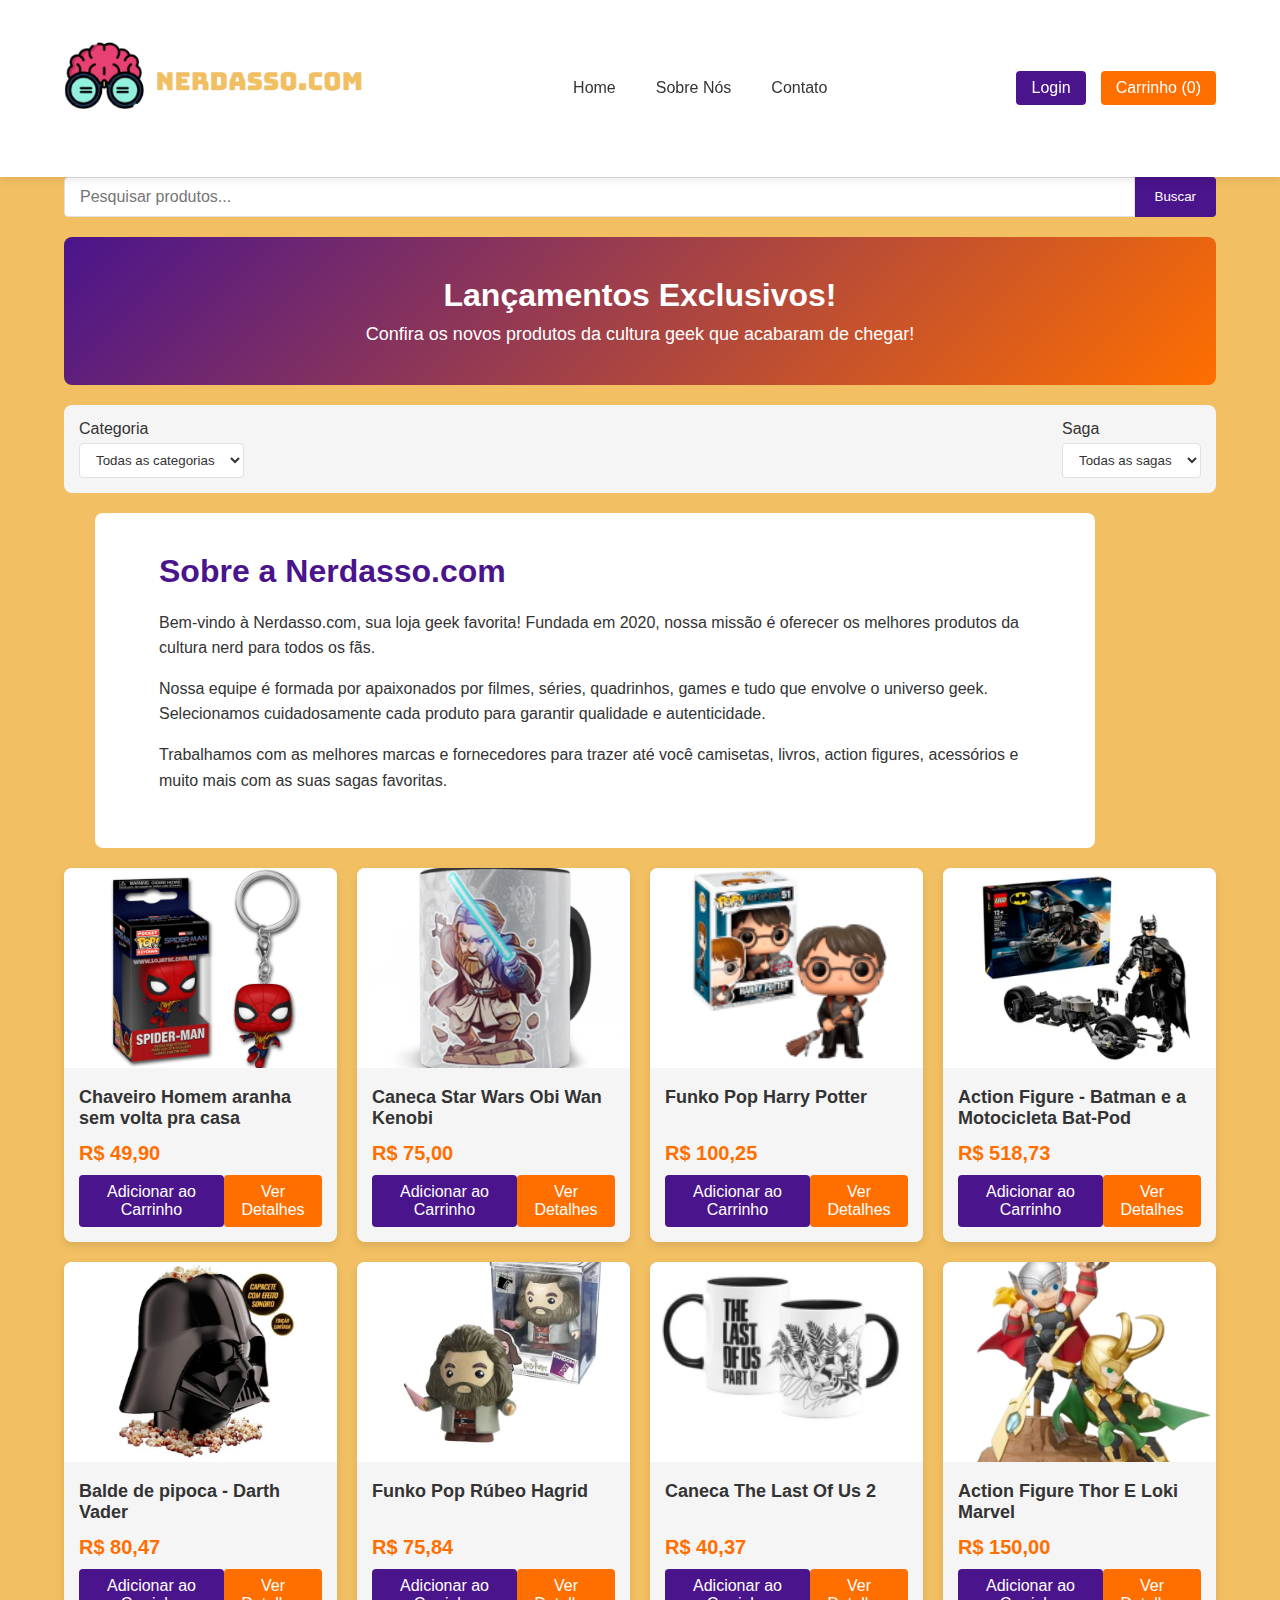
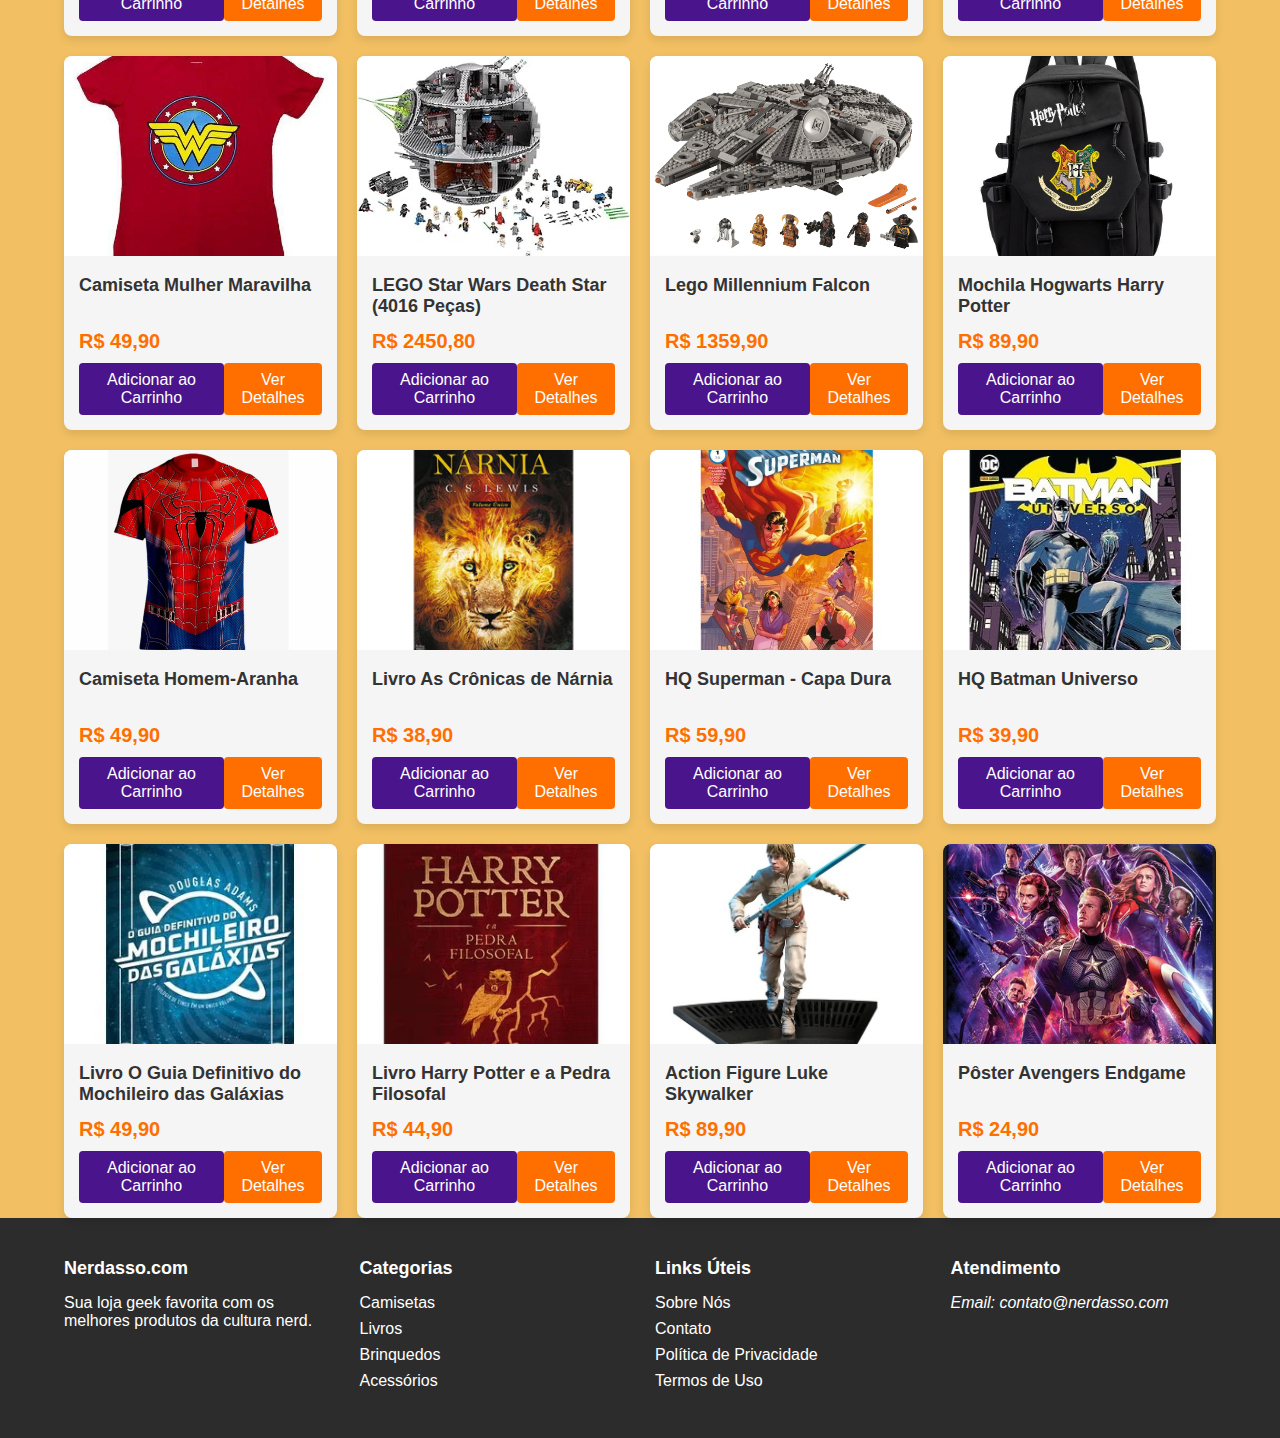
<file: pages/index.html>
<!DOCTYPE html>
<html lang="pt-BR">
<head>
    <meta charset="UTF-8" />
    <meta name="viewport" content="width=device-width, initial-scale=1.0" />
    <title>Nerdasso.com - Sua Loja Geek</title>
    <link rel="stylesheet" href="../styles/style.css" />
</head>
<body>
    <header>
        <a href="index.html" class="logo">
            <img src="../assets/img/logo-nerdasso-removebg-preview.png" width="300" alt="Logo Nerdasso.com" />
        </a>
        <nav>
            <ul>
                <li><a href="#home" class="active">Home</a></li>
                <li><a href="./sobre.html">Sobre Nós</a></li>
                <li><a href="./contato.html">Contato</a></li>
            </ul>
        </nav>
        <nav class="user-actions">
            <a href="login.html" class="btn btn-primary">Login</a>
            <a href="#carrinho" class="btn btn-secondary">Carrinho (0)</a>
        </nav>
    </header>

    <main>
        <div class="search-bar">
            <input type="text" placeholder="Pesquisar produtos..." />
            <button>Buscar</button>
        </div>

        <section class="banner">
            <h2>Lançamentos Exclusivos!</h2>
            <p>Confira os novos produtos da cultura geek que acabaram de chegar!</p>
        </section>

        <section class="filters">
            <div class="filter-group">
                <label for="categoryFilter">Categoria</label>
                <select id="categoryFilter">
                    <option value="all">Todas as categorias</option>
                    <option value="camiseta">Camisetas</option>
                    <option value="livro">Livros</option>
                    <option value="brinquedo">Brinquedos</option>
                    <option value="acessorio">Acessórios</option>
                    <option value="poster">Pôsteres</option>
                </select>
            </div>
            <div class="filter-group">
                <label for="sagaFilter">Saga</label>
                <select id="sagaFilter">
                    <option value="all">Todas as sagas</option>
                    <option value="star-wars">Star Wars</option>
                    <option value="harry-potter">Harry Potter</option>
                    <option value="marvel">Marvel</option>
                    <option value="dc">DC Comics</option>
                    <option value="anime">Anime</option>
                    <option value="outras">Outras</option>
                </select>
            </div>
        </section>
        
        <section id="sobre" class="about-section">
            <h2>Sobre a Nerdasso.com</h2>
            <p>Bem-vindo à Nerdasso.com, sua loja geek favorita! Fundada em 2020, nossa missão é oferecer os melhores produtos da cultura nerd para todos os fãs.</p>
            <p>Nossa equipe é formada por apaixonados por filmes, séries, quadrinhos, games e tudo que envolve o universo geek. Selecionamos cuidadosamente cada produto para garantir qualidade e autenticidade.</p>
            <p>Trabalhamos com as melhores marcas e fornecedores para trazer até você camisetas, livros, action figures, acessórios e muito mais com as suas sagas favoritas.</p>
        </section>

        <section class="products-grid">
            <article class="product-card">
                <img src="../assets/img/products/spiderman.PNG" alt="Chaveiro Homem aranha sem volta pra casa" class="product-image" />
                <div class="product-info">
                    <h3 class="product-title">Chaveiro Homem aranha sem volta pra casa</h3>
                    <div class="product-price">R$ 49,90</div>
                    <div class="product-actions">
                        <a href="#" class="btn btn-primary">Adicionar ao Carrinho</a>
                        <a href="#" class="btn btn-secondary">Ver Detalhes</a>
                    </div>
                </div>
            </article>

            <article class="product-card">
                <img src="../assets/img/products/obi-wan.PNG" alt="Caneca Star Wars Obi Wan Kenobi" class="product-image" />
                <div class="product-info">
                    <h3 class="product-title">Caneca Star Wars Obi Wan Kenobi</h3>
                    <div class="product-price">R$ 75,00</div>
                    <div class="product-actions">
                        <a href="#" class="btn btn-primary">Adicionar ao Carrinho</a>
                        <a href="#" class="btn btn-secondary">Ver Detalhes</a>
                    </div>
                </div>
            </article>

            <article class="product-card">
                <img src="../assets/img/products/harry-potter.PNG" alt="Funko Pop Harry Potter" class="product-image" />
                <div class="product-info">
                    <h3 class="product-title">Funko Pop Harry Potter</h3>
                    <div class="product-price">R$ 100,25</div>
                    <div class="product-actions">
                        <a href="#" class="btn btn-primary">Adicionar ao Carrinho</a>
                        <a href="#" class="btn btn-secondary">Ver Detalhes</a>
                    </div>
                </div>
            </article>

            <article class="product-card">
                <img src="../assets/img/products/batman.PNG" alt="Action Figure - Batman e a Motocicleta Bat-Pod" class="product-image" />
                <div class="product-info">
                    <h3 class="product-title">Action Figure - Batman e a Motocicleta Bat-Pod</h3>
                    <div class="product-price">R$ 518,73</div>
                    <div class="product-actions">
                        <a href="#" class="btn btn-primary">Adicionar ao Carrinho</a>
                        <a href="#" class="btn btn-secondary">Ver Detalhes</a>
                    </div>
                </div>
            </article>

            <article class="product-card">
                <img src="../assets/img/products/darth-vader.PNG" alt="Balde de pipoca - Darth Vader" class="product-image" />
                <div class="product-info">
                    <h3 class="product-title">Balde de pipoca - Darth Vader</h3>
                    <div class="product-price">R$ 80,47</div>
                    <div class="product-actions">
                        <a href="#" class="btn btn-primary">Adicionar ao Carrinho</a>
                        <a href="#" class="btn btn-secondary">Ver Detalhes</a>
                    </div>
                </div>
            </article>

            <article class="product-card">
                <img src="../assets/img/products/hubeo-hagrid.PNG" alt="Funko Pop Rúbeo Hagrid" class="product-image" />
                <div class="product-info">
                    <h3 class="product-title">Funko Pop Rúbeo Hagrid</h3>
                    <div class="product-price">R$ 75,84</div>
                    <div class="product-actions">
                        <a href="#" class="btn btn-primary">Adicionar ao Carrinho</a>
                        <a href="#" class="btn btn-secondary">Ver Detalhes</a>
                    </div>
                </div>
            </article>

            <article class="product-card">
                <img src="../assets/img/products/the-last-of-us.PNG" alt="Caneca The Last Of Us 2" class="product-image" />
                <div class="product-info">
                    <h3 class="product-title">Caneca The Last Of Us 2</h3>
                    <div class="product-price">R$ 40,37</div>
                    <div class="product-actions">
                        <a href="#" class="btn btn-primary">Adicionar ao Carrinho</a>
                        <a href="#" class="btn btn-secondary">Ver Detalhes</a>
                    </div>
                </div>
            </article>

            <article class="product-card">
                <img src="../assets/img/products/thor-vs-loke.PNG" alt="Action Figure Thor E Loki Marvel" class="product-image" />
                <div class="product-info">
                    <h3 class="product-title">Action Figure Thor E Loki Marvel</h3>
                    <div class="product-price">R$ 150,00</div>
                    <div class="product-actions">
                        <a href="#" class="btn btn-primary">Adicionar ao Carrinho</a>
                        <a href="#" class="btn btn-secondary">Ver Detalhes</a>
                    </div>
                </div>
            </article>

            <article class="product-card">
                <img src="../assets/img/products/mulher-maravilha.jpg" alt="Camiseta Mulher Maravilha" class="product-image" />
                <div class="product-info">
                    <h3 class="product-title">Camiseta Mulher Maravilha</h3>
                    <div class="product-price">R$ 49,90</div>
                    <div class="product-actions">
                        <a href="#" class="btn btn-primary">Adicionar ao Carrinho</a>
                        <a href="#" class="btn btn-secondary">Ver Detalhes</a>
                    </div>
                </div>
            </article>

            <article class="product-card">
                <img src="../assets/img/products/lego-death-star.jpg" alt="LEGO Star Wars Death Star (4016 Peças)" class="product-image" />
                <div class="product-info">
                    <h3 class="product-title">LEGO Star Wars Death Star (4016 Peças)</h3>
                    <div class="product-price">R$ 2450,80</div>
                    <div class="product-actions">
                        <a href="#" class="btn btn-primary">Adicionar ao Carrinho</a>
                        <a href="#" class="btn btn-secondary">Ver Detalhes</a>
                    </div>
                </div>
            </article>

            <article class="product-card">
                <img src="../assets/img/products/lego-millenium-falcon.webp" alt="Lego Millennium Falcon" class="product-image" />
                <div class="product-info">
                    <h3 class="product-title">Lego Millennium Falcon</h3>
                    <div class="product-price">R$ 1359,90</div>
                    <div class="product-actions">
                        <a href="#" class="btn btn-primary">Adicionar ao Carrinho</a>
                        <a href="#" class="btn btn-secondary">Ver Detalhes</a>
                    </div>
                </div>
            </article>

            <article class="product-card">
                <img src="../assets/img/products/mochila-harry.jfif" alt="Mochila Hogwarts Harry Potter" class="product-image" />
                <div class="product-info">
                    <h3 class="product-title">Mochila Hogwarts Harry Potter</h3>
                    <div class="product-price">R$ 89,90</div>
                    <div class="product-actions">
                        <a href="#" class="btn btn-primary">Adicionar ao Carrinho</a>
                        <a href="#" class="btn btn-secondary">Ver Detalhes</a>
                    </div>
                </div>
            </article>

            <article class="product-card">
                <img src="../assets/img/products/camiseta-homem-aranha.webp" alt="Camiseta Homem-Aranha" class="product-image" />
                <div class="product-info">
                    <h3 class="product-title">Camiseta Homem-Aranha</h3>
                    <div class="product-price">R$ 49,90</div>
                    <div class="product-actions">
                        <a href="#" class="btn btn-primary">Adicionar ao Carrinho</a>
                        <a href="#" class="btn btn-secondary">Ver Detalhes</a>
                    </div>
                </div>
            </article>

            <article class="product-card">
                <img src="../assets/img/products/livro-cronicas-de-narnia.webp" alt="Livro As Crônicas de Nárnia" class="product-image" />
                <div class="product-info">
                    <h3 class="product-title">Livro As Crônicas de Nárnia</h3>
                    <div class="product-price">R$ 38,90</div>
                    <div class="product-actions">
                        <a href="#" class="btn btn-primary">Adicionar ao Carrinho</a>
                        <a href="#" class="btn btn-secondary">Ver Detalhes</a>
                    </div>
                </div>
            </article>

            <article class="product-card">
                <img src="../assets/img/products/hq-super-man.jpg" alt="HQ Superman - Capa Dura" class="product-image" />
                <div class="product-info">
                    <h3 class="product-title">HQ Superman - Capa Dura</h3>
                    <div class="product-price">R$ 59,90</div>
                    <div class="product-actions">
                        <a href="#" class="btn btn-primary">Adicionar ao Carrinho</a>
                        <a href="#" class="btn btn-secondary">Ver Detalhes</a>
                    </div>
                </div>
            </article>

            <article class="product-card">
                <img src="../assets/img/products/hq-batman-universo.jpg" alt="HQ Batman Universo" class="product-image" />
                <div class="product-info">
                    <h3 class="product-title">HQ Batman Universo</h3>
                    <div class="product-price">R$ 39,90</div>
                    <div class="product-actions">
                        <a href="#" class="btn btn-primary">Adicionar ao Carrinho</a>
                        <a href="#" class="btn btn-secondary">Ver Detalhes</a>
                    </div>
                </div>
            </article>

            <article class="product-card">
                <img src="../assets/img/products/livro-mochileiro-das-galaxias.webp" alt="Livro O Guia Definitivo do Mochileiro das Galáxias" class="product-image" />
                <div class="product-info">
                    <h3 class="product-title">Livro O Guia Definitivo do Mochileiro das Galáxias</h3>
                    <div class="product-price">R$ 49,90</div>
                    <div class="product-actions">
                        <a href="#" class="btn btn-primary">Adicionar ao Carrinho</a>
                        <a href="#" class="btn btn-secondary">Ver Detalhes</a>
                    </div>
                </div>
            </article>

            <article class="product-card">
                <img src="../assets/img/products/livro-harry-potter.jpg" alt="Livro Harry Potter e a Pedra Filosofal" class="product-image" />
                <div class="product-info">
                    <h3 class="product-title">Livro Harry Potter e a Pedra Filosofal</h3>
                    <div class="product-price">R$ 44,90</div>
                    <div class="product-actions">
                        <a href="#" class="btn btn-primary">Adicionar ao Carrinho</a>
                        <a href="#" class="btn btn-secondary">Ver Detalhes</a>
                    </div>
                </div>
            </article>

            <article class="product-card">
                <img src="../assets/img/products/action-figure-luke-skywalker.jpg" alt="Action Figure Luke Skywalker" class="product-image" />
                <div class="product-info">
                    <h3 class="product-title">Action Figure Luke Skywalker</h3>
                    <div class="product-price">R$ 89,90</div>
                    <div class="product-actions">
                        <a href="#" class="btn btn-primary">Adicionar ao Carrinho</a>
                        <a href="#" class="btn btn-secondary">Ver Detalhes</a>
                    </div>
                </div>
            </article>

            <article class="product-card">
                <img src="../assets/img/products/poster-avengers.webp" alt="Pôster Avengers" class="product-image" />
                <div class="product-info">
                    <h3 class="product-title">Pôster Avengers Endgame</h3>
                    <div class="product-price">R$ 24,90</div>
                    <div class="product-actions">
                        <a href="#" class="btn btn-primary">Adicionar ao Carrinho</a>
                        <a href="#" class="btn btn-secondary">Ver Detalhes</a>
                    </div>
                </div>
            </article>
        </section>
    </main>

    <footer>
        <div class="footer-content">
            <section class="footer-section">
                <h3>Nerdasso.com</h3>
                <p>Sua loja geek favorita com os melhores produtos da cultura nerd.</p>
            </section>
            <section class="footer-section">
                <h3>Categorias</h3>
                <ul>
                    <li><a href="#">Camisetas</a></li>
                    <li><a href="#">Livros</a></li>
                    <li><a href="#">Brinquedos</a></li>
                    <li><a href="#">Acessórios</a></li>
                </ul>
            </section>
            <section class="footer-section">
                <h3>Links Úteis</h3>
                <ul>
                    <li><a href="#sobre">Sobre Nós</a></li>
                    <li><a href="#contato">Contato</a></li>
                    <li><a href="#">Política de Privacidade</a></li>
                    <li><a href="#">Termos de Uso</a></li>
                </ul>
            </section>
            <section class="footer-section">
                <h3>Atendimento</h3>
                <address>
                    <ul>
                        <li>Email: <a href="mailto:contato@nerdasso.com">contato@nerdasso.com</a></li>
                    </ul>
                </address>
            </section>
        </div>
    </footer>
</body>
</html>
</file>
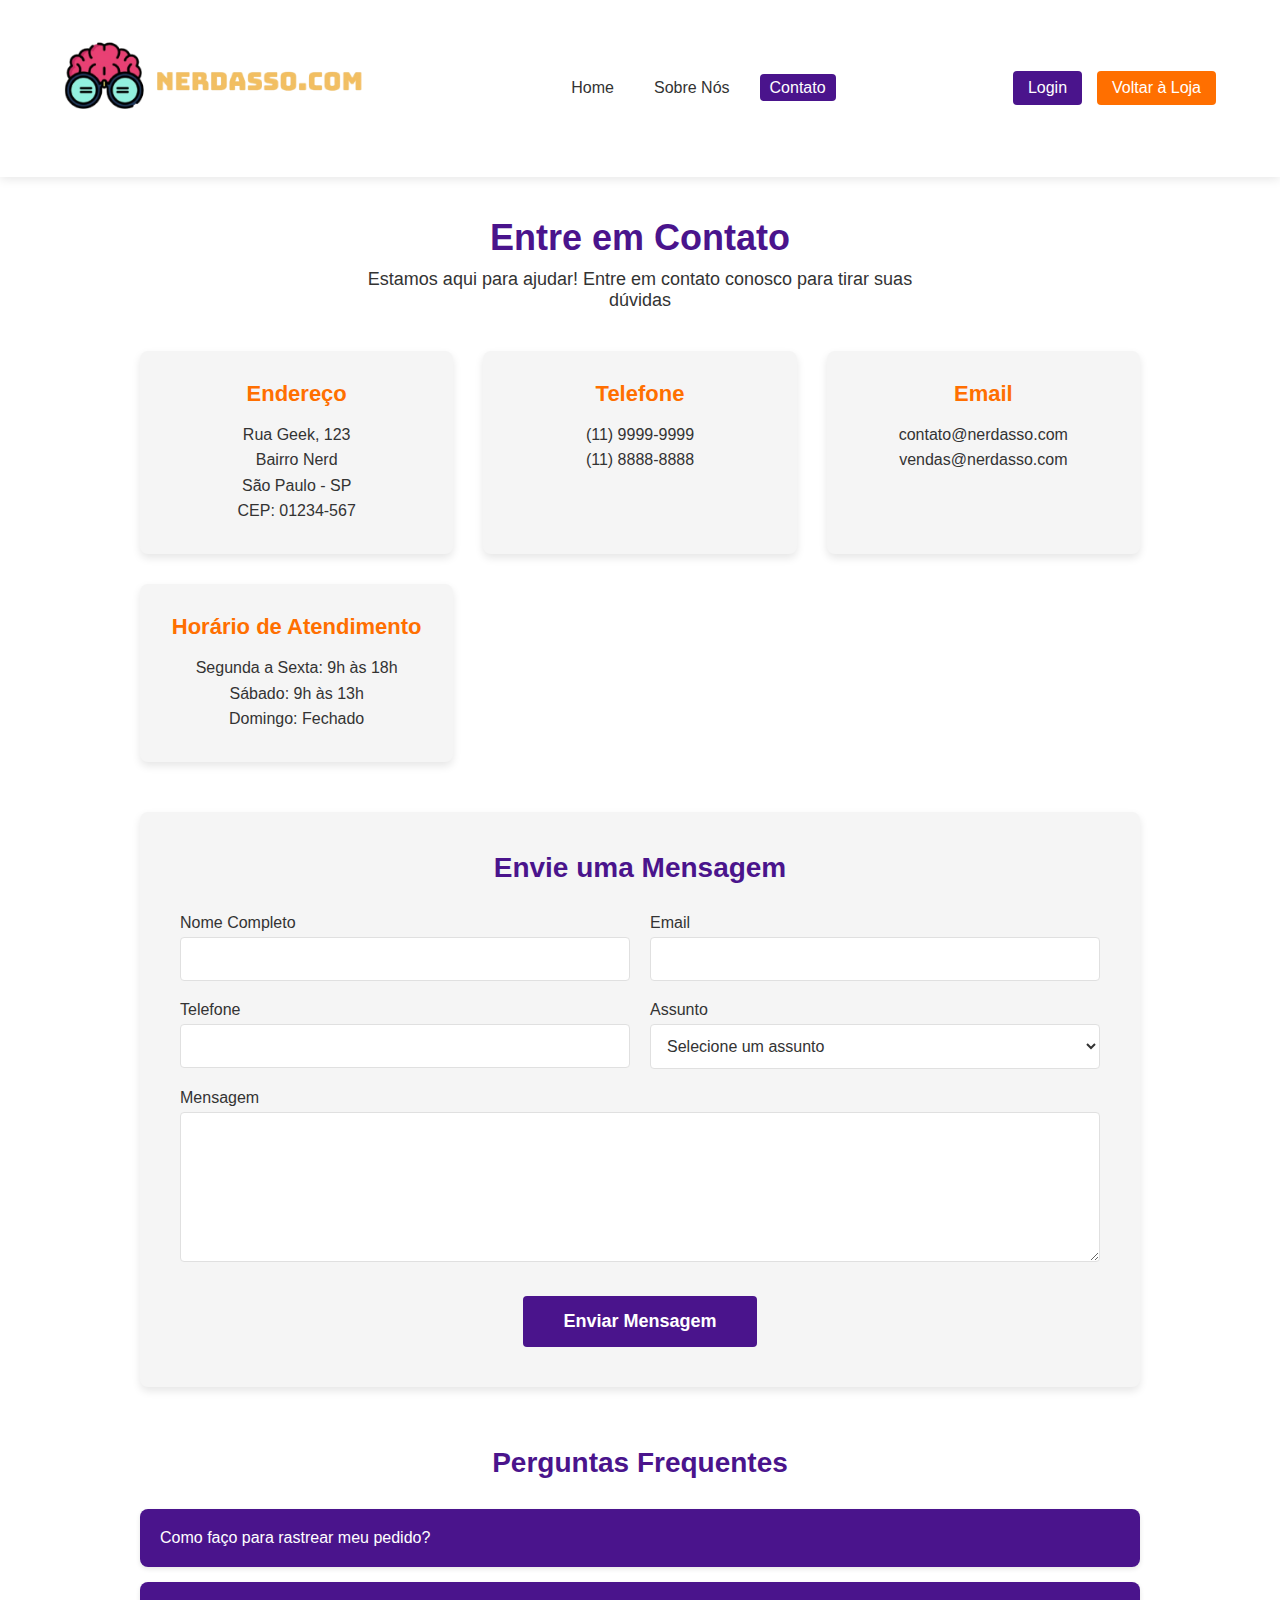
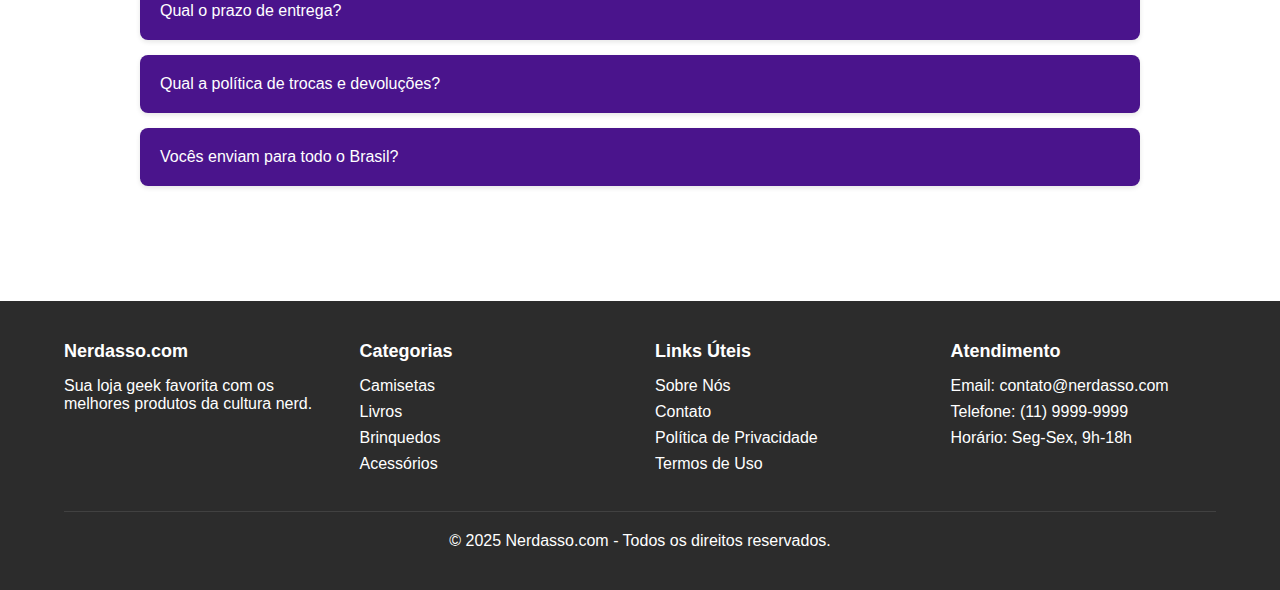
<file: pages/contato.html>
<!DOCTYPE html>
<html lang="pt-BR">
<head>
    <meta charset="UTF-8">
    <meta name="viewport" content="width=device-width, initial-scale=1.0">
    <title>Contato - Nerdasso.com</title>
    <link rel="stylesheet" href="../styles/contato.css">
</head>
<body>
    <header>
        <a href="index.html" class="logo"><img src="../assets/img/logo-nerdasso-removebg-preview.png" width="300" alt=""></a>
        <nav>
            <ul>
                <li><a href="index.html">Home</a></li>
                <li><a href="sobre.html">Sobre Nós</a></li>
                <li><a href="contato.html" class="active">Contato</a></li>
            </ul>
        </nav>
        <div class="user-actions">
            <a href="login.html" class="btn btn-primary">Login</a>
            <a href="index.html" class="btn btn-secondary">Voltar à Loja</a>
        </div>
    </header>

    <main>
        <div class="page-header">
            <h1>Entre em Contato</h1>
            <p>Estamos aqui para ajudar! Entre em contato conosco para tirar suas dúvidas</p>
        </div>

        <div class="contact-container">
            <div class="contact-info">
                <div class="contact-card">
                    <h3>Endereço</h3>
                    <p>Rua Geek, 123<br>Bairro Nerd<br>São Paulo - SP<br>CEP: 01234-567</p>
                </div>
                
                <div class="contact-card">
                    <h3>Telefone</h3>
                    <p>(11) 9999-9999<br>(11) 8888-8888</p>
                </div>
                
                <div class="contact-card">
                    <h3>Email</h3>
                    <p>contato@nerdasso.com<br>vendas@nerdasso.com</p>
                </div>
                
                <div class="contact-card">
                    <h3>Horário de Atendimento</h3>
                    <p>Segunda a Sexta: 9h às 18h<br>Sábado: 9h às 13h<br>Domingo: Fechado</p>
                </div>
            </div>
            
            <div class="contact-form-container">
                <h2>Envie uma Mensagem</h2>
                <form action="#" method="post">
                    <div class="form-row">
                        <div class="form-group">
                            <label for="name">Nome Completo</label>
                            <input type="text" id="name" name="name" required>
                        </div>
                        <div class="form-group">
                            <label for="email">Email</label>
                            <input type="email" id="email" name="email" required>
                        </div>
                    </div>
                    
                    <div class="form-row">
                        <div class="form-group">
                            <label for="phone">Telefone</label>
                            <input type="tel" id="phone" name="phone">
                        </div>
                        <div class="form-group">
                            <label for="subject">Assunto</label>
                            <select id="subject" name="subject" required>
                                <option value="">Selecione um assunto</option>
                                <option value="duvida">Dúvida sobre produtos</option>
                                <option value="pedido">Status do pedido</option>
                                <option value="troca">Troca ou devolução</option>
                                <option value="sugestao">Sugestão</option>
                                <option value="outro">Outro</option>
                            </select>
                        </div>
                    </div>
                    
                    <div class="form-group">
                        <label for="message">Mensagem</label>
                        <textarea id="message" name="message" required></textarea>
                    </div>
                    
                    <div class="form-submit">
                        <button type="submit" class="submit-btn">Enviar Mensagem</button>
                    </div>
                </form>
            </div>

            <div class="faq-section">
                <h2>Perguntas Frequentes</h2>
                
                <div class="faq-item">
                    <div class="faq-question">
                        <span>Como faço para rastrear meu pedido?</span>
                    </div>
                    <div class="faq-answer">
                        <p>Após a confirmação do pagamento, você receberá um email com o código de rastreamento. Você também pode acessar sua conta no site para acompanhar o status do pedido.</p>
                    </div>
                </div>
                
                <div class="faq-item">
                    <div class="faq-question">
                        <span>Qual o prazo de entrega?</span>
                    </div>
                    <div class="faq-answer">
                        <p>O prazo de entrega varia de 3 a 10 dias úteis, dependendo da sua localização. Para a região metropolitana de São Paulo, o prazo é de 3-5 dias úteis.</p>
                    </div>
                </div>
                
                <div class="faq-item">
                    <div class="faq-question">
                        <span>Qual a política de trocas e devoluções?</span>
                    </div>
                    <div class="faq-answer">
                        <p>Aceitamos trocas e devoluções em até 7 dias após o recebimento do produto, desde que esteja em perfeitas condições com todas as etiquetas e embalagens originais.</p>
                    </div>
                </div>
                
                <div class="faq-item">
                    <div class="faq-question">
                        <span>Vocês enviam para todo o Brasil?</span>
                    </div>
                    <div class="faq-answer">
                        <p>Sim, enviamos para todo o território nacional. O frete é calculado automaticamente no checkout de acordo com o CEP informado.</p>
                    </div>
                </div>
            </div>
        </div>
    </main>

    <footer>
        <div class="footer-content">
            <div class="footer-section">
                <h3>Nerdasso.com</h3>
                <p>Sua loja geek favorita com os melhores produtos da cultura nerd.</p>
            </div>
            <div class="footer-section">
                <h3>Categorias</h3>
                <ul>
                    <li><a href="produtos.html">Camisetas</a></li>
                    <li><a href="produtos.html">Livros</a></li>
                    <li><a href="produtos.html">Brinquedos</a></li>
                    <li><a href="produtos.html">Acessórios</a></li>
                </ul>
            </div>
            <div class="footer-section">
                <h3>Links Úteis</h3>
                <ul>
                    <li><a href="sobre.html">Sobre Nós</a></li>
                    <li><a href="contato.html">Contato</a></li>
                    <li><a href="#">Política de Privacidade</a></li>
                    <li><a href="#">Termos de Uso</a></li>
                </ul>
            </div>
            <div class="footer-section">
                <h3>Atendimento</h3>
                <ul>
                    <li>Email: contato@nerdasso.com</li>
                    <li>Telefone: (11) 9999-9999</li>
                    <li>Horário: Seg-Sex, 9h-18h</li>
                </ul>
            </div>
        </div>
        <div class="copyright">
            &copy; 2025 Nerdasso.com - Todos os direitos reservados.
        </div>
    </footer>
</body>
</html>
</file>
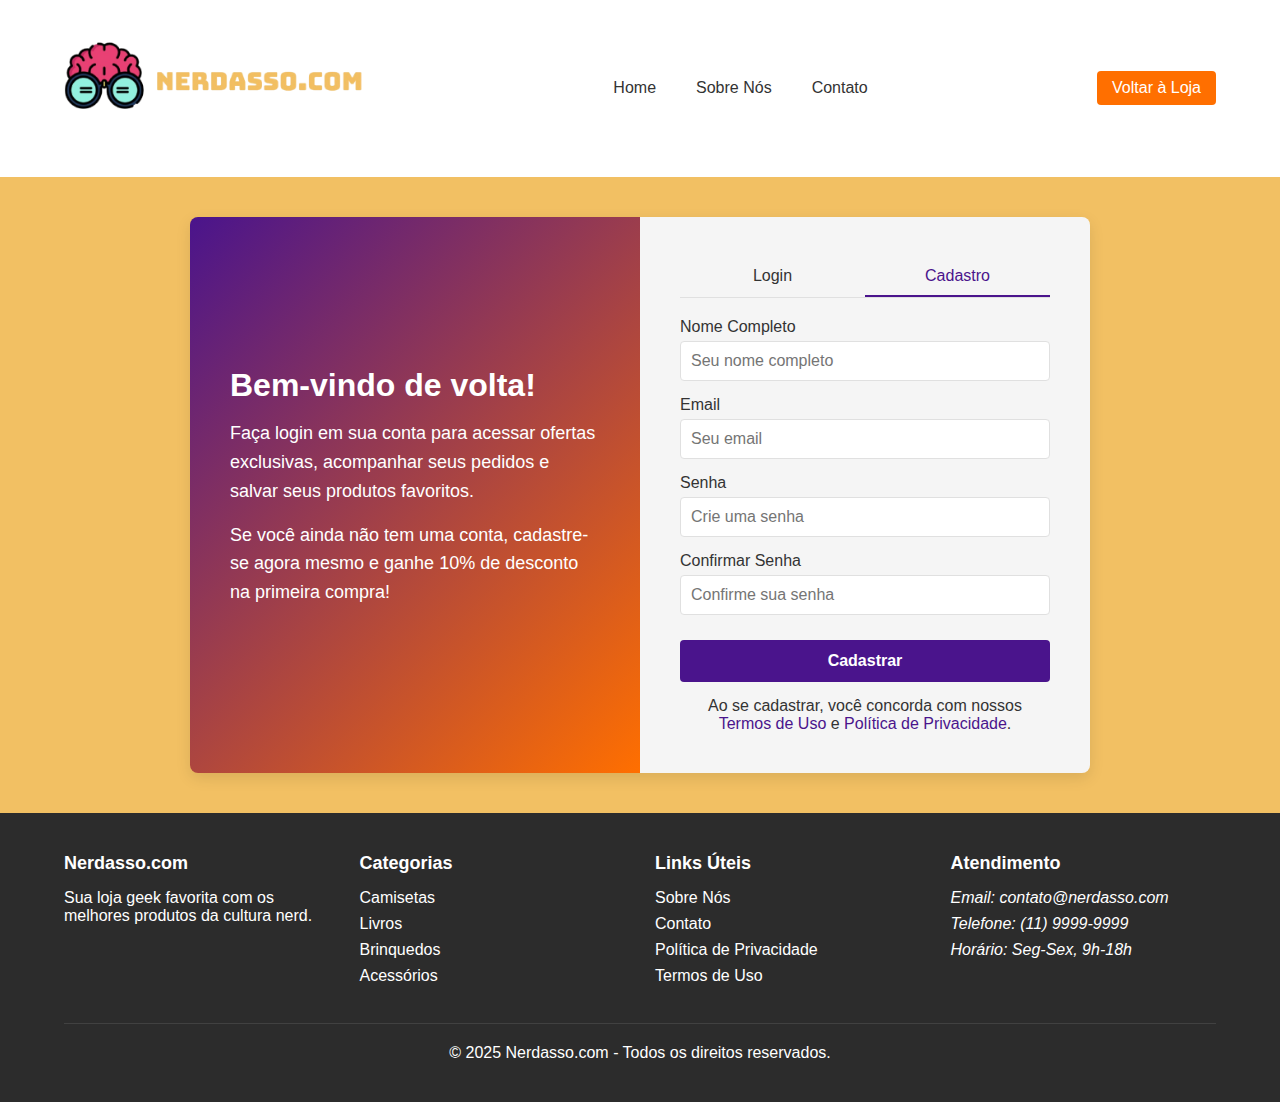
<file: pages/login.html>
<!DOCTYPE html>
<html lang="pt-BR">
<head>
    <meta charset="UTF-8" />
    <meta name="viewport" content="width=device-width, initial-scale=1.0" />
    <title>Login - Nerdasso.com</title>
    <link rel="stylesheet" href="../styles/login.css" />
</head>
<body>
    <header>
        <a href="index.html" class="logo">
            <img src="../assets/img/logo-nerdasso-removebg-preview.png" width="300" alt="Logo Nerdasso.com" />
        </a>
        <nav>
            <ul>
                <li><a href="index.html">Home</a></li>
                <li><a href="sobre.html">Sobre Nós</a></li>
                <li><a href="contato.html">Contato</a></li>
            </ul>
        </nav>
        <div class="user-actions">
            <a href="index.html" class="btn btn-secondary">Voltar à Loja</a>
        </div>
    </header>

    <main>
        <div class="auth-container">
            <section class="auth-banner">
                <h2>Bem-vindo de volta!</h2>
                <p>Faça login em sua conta para acessar ofertas exclusivas, acompanhar seus pedidos e salvar seus produtos favoritos.</p>
                <p>Se você ainda não tem uma conta, cadastre-se agora mesmo e ganhe 10% de desconto na primeira compra!</p>
            </section>
            
            <div class="auth-box">
                <input type="radio" name="auth-tab" id="login-tab" />
                <input type="radio" name="auth-tab" id="register-tab" checked="checked" />
                
                <div class="auth-tabs">
                    <label for="login-tab" class="auth-tab">Login</label>
                    <label for="register-tab" class="auth-tab">Cadastro</label>
                </div>
                <section id="register-content" class="auth-content">
                    <form action="index.html" method="get">
                        <div class="form-group">
                            <label for="registerName">Nome Completo</label>
                            <input type="text" id="registerName" placeholder="Seu nome completo" required="required" />
                        </div>
                        <div class="form-group">
                            <label for="registerEmail">Email</label>
                            <input type="email" id="registerEmail" placeholder="Seu email" required="required" />
                        </div>
                        <div class="form-group">
                            <label for="registerPassword">Senha</label>
                            <input type="password" id="registerPassword" placeholder="Crie uma senha" required="required" />
                        </div>
                        <div class="form-group">
                            <label for="registerConfirmPassword">Confirmar Senha</label>
                            <input type="password" id="registerConfirmPassword" placeholder="Confirme sua senha" required="required" />
                        </div>
                        <button type="submit" class="auth-submit">Cadastrar</button>    
                    </form>
                    <div class="auth-links">
                        <p>Ao se cadastrar, você concorda com nossos <a href="#">Termos de Uso</a> e <a href="#">Política de Privacidade</a>.</p>
                    </div>
                </section>
                
                <section id="login-content" class="auth-content active">
                    <form action="index.html" method="get">
                        <div class="form-group">
                            <label for="loginEmail">Email</label>
                            <input type="email" id="loginEmail" placeholder="Seu email" required="required" />
                        </div>
                        <div class="form-group">
                            <label for="loginPassword">Senha</label>
                            <input type="password" id="loginPassword" placeholder="Sua senha" required="required" />
                        </div>
                        <button type="submit" class="auth-submit">Entrar</button>
                    </form>
                    <div class="auth-links">
                        <a href="#">Esqueci minha senha</a>
                    </div>
                </section>
                
            </div>
        </div>
    </main>

    <footer>
        <div class="footer-content">
            <section class="footer-section">
                <h3>Nerdasso.com</h3>
                <p>Sua loja geek favorita com os melhores produtos da cultura nerd.</p>
            </section>
            <section class="footer-section">
                <h3>Categorias</h3>
                <ul>
                    <li><a href="index.html">Camisetas</a></li>
                    <li><a href="index.html">Livros</a></li>
                    <li><a href="index.html">Brinquedos</a></li>
                    <li><a href="index.html">Acessórios</a></li>
                </ul>
            </section>
            <section class="footer-section">
                <h3>Links Úteis</h3>
                <ul>
                    <li><a href="index.html#sobre">Sobre Nós</a></li>
                    <li><a href="index.html#contato">Contato</a></li>
                    <li><a href="#">Política de Privacidade</a></li>
                    <li><a href="#">Termos de Uso</a></li>
                </ul>
            </section>
            <section class="footer-section">
                <h3>Atendimento</h3>
                <address>
                    <ul>
                        <li>Email: <a href="mailto:contato@nerdasso.com">contato@nerdasso.com</a></li>
                        <li>Telefone: <a href="tel:11999999999">(11) 9999-9999</a></li>
                        <li>Horário: Seg-Sex, 9h-18h</li>
                    </ul>
                </address>
            </section>
        </div>
        <div class="copyright">
            &copy; 2025 Nerdasso.com - Todos os direitos reservados.
        </div>
    </footer>
</body>
</html>
</file>
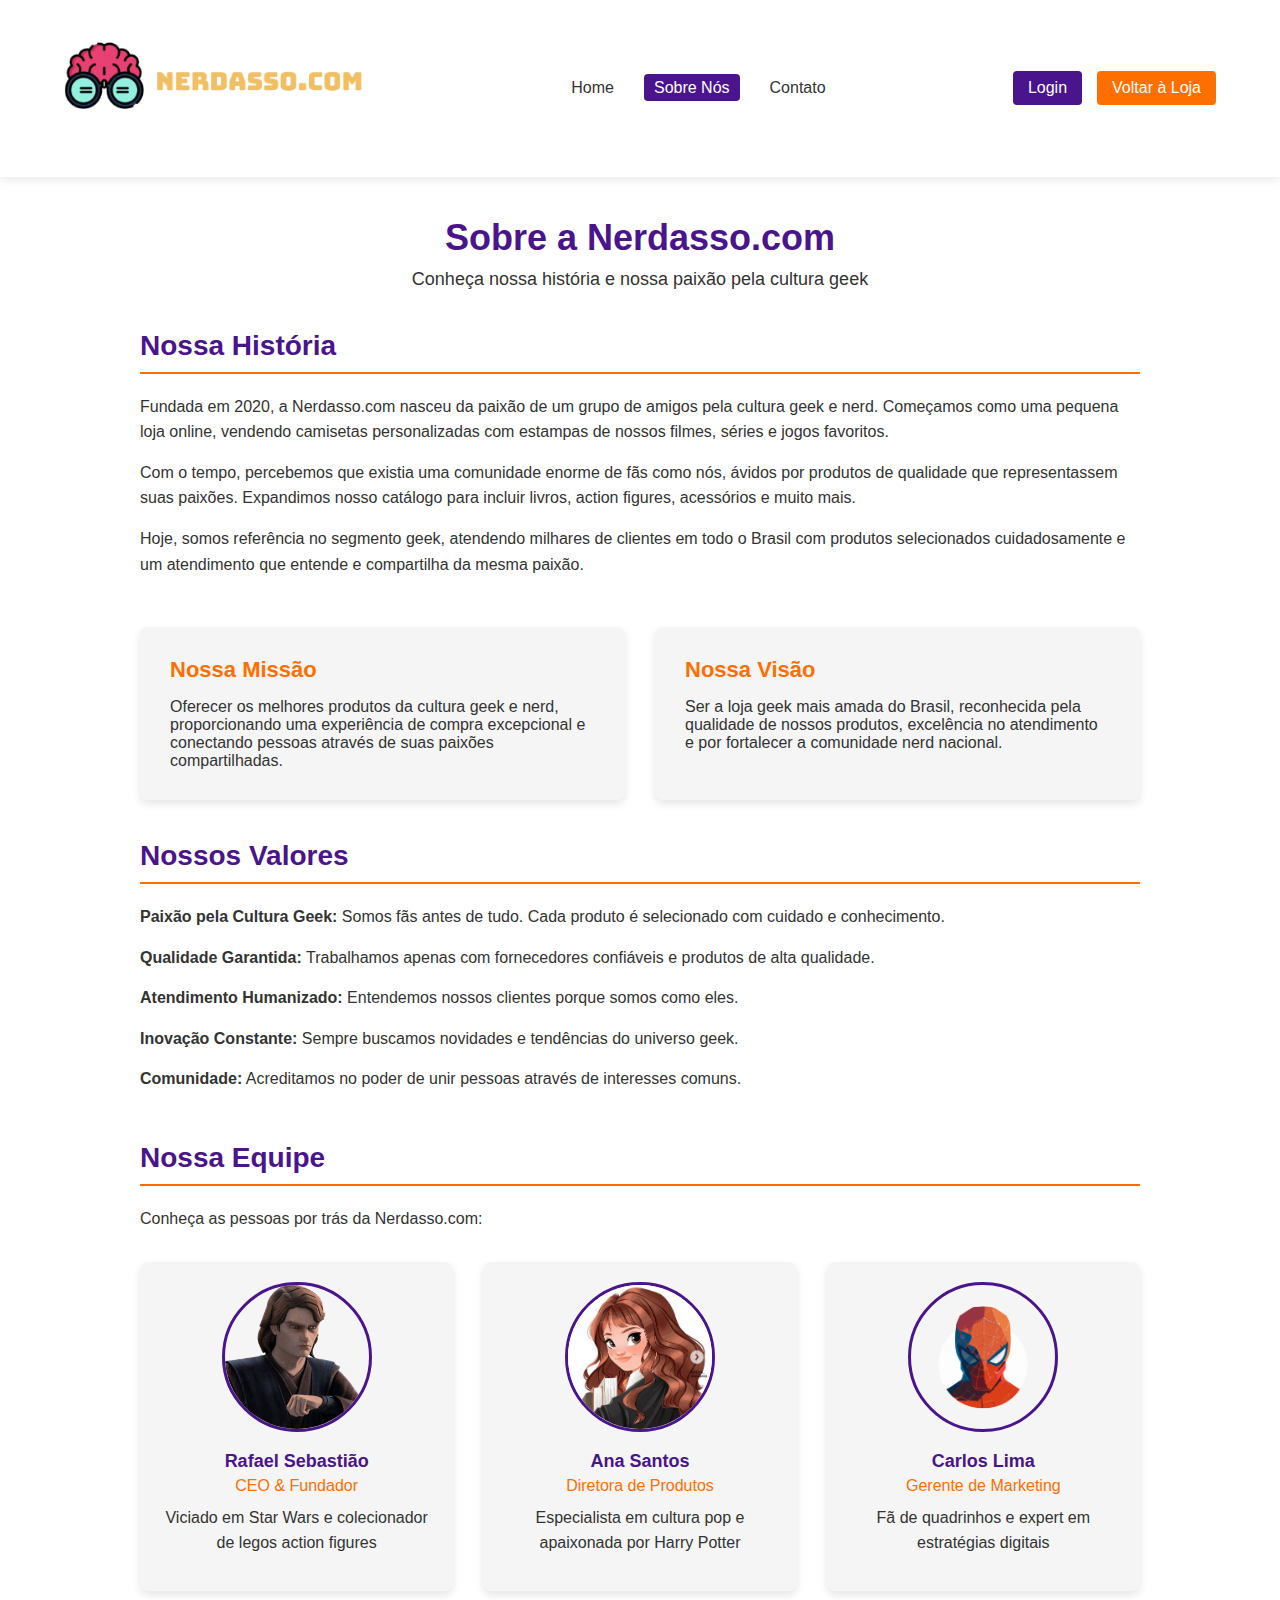
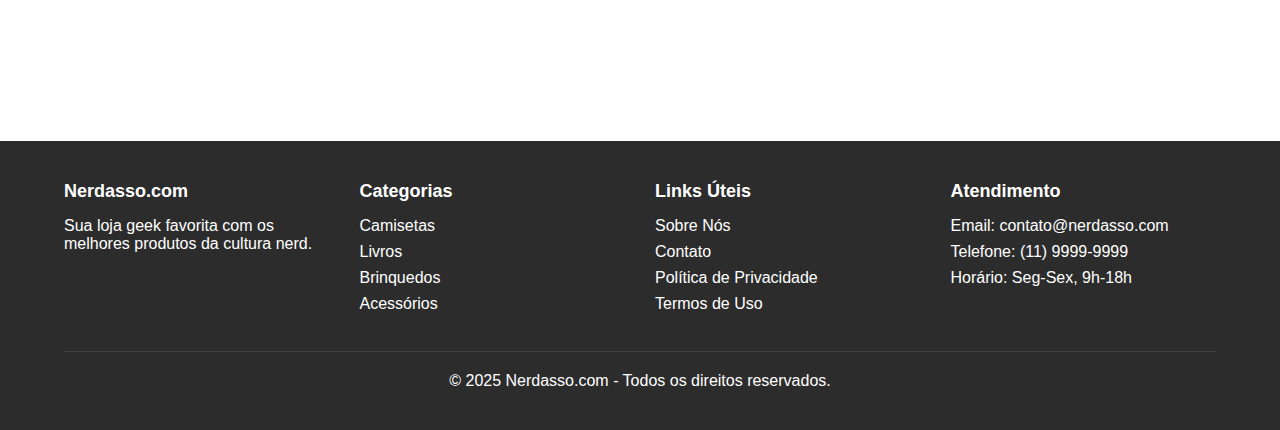
<file: pages/sobre.html>
<!DOCTYPE html>
<html lang="pt-BR">
<head>
    <meta charset="UTF-8">
    <meta name="viewport" content="width=device-width, initial-scale=1.0">
    <title>Sobre Nós - Nerdasso.com</title>
    <link rel="stylesheet" href="../styles/sobre.css" />

</head>
<body>
    <header>
        <a href="index.html" class="logo"><img src="../assets/img/logo-nerdasso-removebg-preview.png" width="300" alt=""></a>
        <nav>
            <ul>
                <li><a href="index.html">Home</a></li>
                <li><a href="sobre.html" class="active">Sobre Nós</a></li>
                <li><a href="contato.html">Contato</a></li>
            </ul>
        </nav>
        <div class="user-actions">
            <a href="login.html" class="btn btn-primary">Login</a>
            <a href="index.html" class="btn btn-secondary">Voltar à Loja</a>
        </div>
    </header>

    <main>
        <div class="page-header">
            <h1>Sobre a Nerdasso.com</h1>
            <p>Conheça nossa história e nossa paixão pela cultura geek</p>
        </div>

        <div class="about-content">
            <div class="about-section">
                <h2>Nossa História</h2>
                <p>Fundada em 2020, a Nerdasso.com nasceu da paixão de um grupo de amigos pela cultura geek e nerd. Começamos como uma pequena loja online, vendendo camisetas personalizadas com estampas de nossos filmes, séries e jogos favoritos.</p>
                <p>Com o tempo, percebemos que existia uma comunidade enorme de fãs como nós, ávidos por produtos de qualidade que representassem suas paixões. Expandimos nosso catálogo para incluir livros, action figures, acessórios e muito mais.</p>
                <p>Hoje, somos referência no segmento geek, atendendo milhares de clientes em todo o Brasil com produtos selecionados cuidadosamente e um atendimento que entende e compartilha da mesma paixão.</p>
            </div>

            <div class="mission-vision">
                <div class="mission-card">
                    <h3>Nossa Missão</h3>
                    <p>Oferecer os melhores produtos da cultura geek e nerd, proporcionando uma experiência de compra excepcional e conectando pessoas através de suas paixões compartilhadas.</p>
                </div>
                <div class="vision-card">
                    <h3>Nossa Visão</h3>
                    <p>Ser a loja geek mais amada do Brasil, reconhecida pela qualidade de nossos produtos, excelência no atendimento e por fortalecer a comunidade nerd nacional.</p>
                </div>
            </div>

            <div class="about-section">
                <h2>Nossos Valores</h2>
                <p><strong>Paixão pela Cultura Geek:</strong> Somos fãs antes de tudo. Cada produto é selecionado com cuidado e conhecimento.</p>
                <p><strong>Qualidade Garantida:</strong> Trabalhamos apenas com fornecedores confiáveis e produtos de alta qualidade.</p>
                <p><strong>Atendimento Humanizado:</strong> Entendemos nossos clientes porque somos como eles.</p>
                <p><strong>Inovação Constante:</strong> Sempre buscamos novidades e tendências do universo geek.</p>
                <p><strong>Comunidade:</strong> Acreditamos no poder de unir pessoas através de interesses comuns.</p>
            </div>

            <div class="about-section">
                <h2>Nossa Equipe</h2>
                <p>Conheça as pessoas por trás da Nerdasso.com:</p>
                
                <div class="team-grid">
                    <div class="team-member">
                        <img src="../assets/img/perfil/anakin.png" alt="Rafael Oliveira">
                        <h4>Rafael Sebastião</h4>
                        <div class="role">CEO & Fundador</div>
                        <p>Viciado em Star Wars e colecionador de legos action figures</p>
                    </div>
                    <div class="team-member">
                        <img src="../assets/img/perfil/hermione.jpg" alt="Ana Santos">
                        <h4>Ana Santos</h4>
                        <div class="role">Diretora de Produtos</div>
                        <p>Especialista em cultura pop e apaixonada por Harry Potter</p>
                    </div>
                    <div class="team-member">
                        <img src="../assets/img/perfil/spider-man.png" alt="Carlos Lima">
                        <h4>Carlos Lima</h4>
                        <div class="role">Gerente de Marketing</div>
                        <p>Fã de quadrinhos e expert em estratégias digitais</p>
                    </div>
                </div>
            </div>
        </div>
    </main>

    <footer>
        <div class="footer-content">
            <div class="footer-section">
                <h3>Nerdasso.com</h3>
                <p>Sua loja geek favorita com os melhores produtos da cultura nerd.</p>
            </div>
            <div class="footer-section">
                <h3>Categorias</h3>
                <ul>
                    <li><a href="produtos.html">Camisetas</a></li>
                    <li><a href="produtos.html">Livros</a></li>
                    <li><a href="produtos.html">Brinquedos</a></li>
                    <li><a href="produtos.html">Acessórios</a></li>
                </ul>
            </div>
            <div class="footer-section">
                <h3>Links Úteis</h3>
                <ul>
                    <li><a href="sobre.html">Sobre Nós</a></li>
                    <li><a href="contato.html">Contato</a></li>
                    <li><a href="#">Política de Privacidade</a></li>
                    <li><a href="#">Termos de Uso</a></li>
                </ul>
            </div>
            <div class="footer-section">
                <h3>Atendimento</h3>
                <ul>
                    <li>Email: contato@nerdasso.com</li>
                    <li>Telefone: (11) 9999-9999</li>
                    <li>Horário: Seg-Sex, 9h-18h</li>
                </ul>
            </div>
        </div>
        <div class="copyright">
            &copy; 2025 Nerdasso.com - Todos os direitos reservados.
        </div>
    </footer>
</body>
</html>
</file>
<file: styles/style.css>
/* 
        /* Variáveis CSS para temas */
        :root {
            --primary-color: #4a148c;
            --secondary-color: #ff6f00;
            --background-color: #ffffff;
            --text-color: #333333;
            --card-bg: #f5f5f5;
            --header-bg: white;
            --footer-bg: #2c2c2c;
            --footer-text: #ffffff;
            --border-color: #e0e0e0;


            --main-background: #F2C063;
        }

        #sobre{
            background-color: var(--background-color);
            border-radius: 8px;
        }

        /* Reset e estilos base */
        * {
            margin: 0;
            padding: 0;
            box-sizing: border-box;
            font-family: 'Segoe UI', Tahoma, Geneva, Verdana, sans-serif;
        }

        body {
            color: var(--text-color);
            transition: background-color 0.3s, color 0.3s;
            
        }

        main{
            margin-top:-20px;
            background-color: var(--main-background);
        }
        /* Cabeçalho */
        header {
            background-color: var(--header-bg);
            padding: 15px 5%;
            display: flex;
            justify-content: space-between;
            align-items: center;
            box-shadow: 0 2px 10px rgba(0, 0, 0, 0.1);
            position: sticky;
            top: 0;
            z-index: 100;
        }

        .logo {
            font-size: 24px;
            font-weight: bold;
            color: var(--primary-color);
        }

        .logo span {
            color: var(--secondary-color);
        }

        nav ul {
            display: flex;
            list-style: none;
        }

        nav ul li {
            margin-left: 20px;
        }

        nav ul li a {
            text-decoration: none;
            color: var(--text-color);
            font-weight: 500;
            padding: 5px 10px;
            border-radius: 4px;
        }

        nav ul li a:hover {
            background-color: var(--primary-color);
            color: white;
        }

        .user-actions {
            display: flex;
            align-items: center;
            gap: 15px;

        }

        .theme-toggle {
            background: none;
            border: none;
            cursor: pointer;
            font-size: 20px;
            margin-right: 15px;
            color: var(--text-color);
        }

        .btn {
            padding: 8px 15px;
            border: none;
            border-radius: 4px;
            cursor: pointer;
            font-weight: 500;
            text-decoration: none;
            display: inline-block;
            text-align: center;
        }

        .btn-primary {
            background-color: var(--primary-color);
            color: white;
        }

        .btn-secondary {
            background-color: var(--secondary-color);
            color: white;
        }

        /* Barra de pesquisa */
        .search-bar {
            display: flex;
            margin: 20px 5%;
        }

        .search-bar input {
            flex: 1;
            padding: 10px 15px;
            border: 1px solid var(--border-color);
            border-radius: 4px 0 0 4px;
            font-size: 16px;
            background-color: var(--background-color);
            color: var(--text-color);
        }

        .search-bar button {
            padding: 10px 20px;
            background-color: var(--primary-color);
            color: white;
            border: none;
            border-radius: 0 4px 4px 0;
            cursor: pointer;
        }

        /* Banner */
        .banner {
            background: linear-gradient(135deg, var(--primary-color), var(--secondary-color));
            color: white;
            text-align: center;
            padding: 40px 5%;
            margin: 0 5% 20px;
            border-radius: 8px;
        }

        .banner h2 {
            font-size: 32px;
            margin-bottom: 10px;
        }

        .banner p {
            font-size: 18px;
            max-width: 600px;
            margin: 0 auto;
        }

        /* Filtros */
        .filters {
            display: flex;
            justify-content: space-between;
            margin: 20px 5%;
            padding: 15px;
            background-color: var(--card-bg);
            border-radius: 8px;
        }

        .filter-group {
            display: flex;
            flex-direction: column;
        }

        .filter-group label {
            margin-bottom: 5px;
            font-weight: 500;
        }

        .filter-group select {
            padding: 8px 12px;
            border-radius: 4px;
            border: 1px solid var(--border-color);
            background-color: var(--background-color);
            color: var(--text-color);
        }

        /* Grid de produtos */
        .products-grid {
            display: grid;
            grid-template-columns: repeat(auto-fill, minmax(250px, 1fr));
            gap: 20px;
            margin: 20px 5%;
        }

        .product-card {
            background-color: var(--card-bg);
            border-radius: 8px;
            overflow: hidden;
            box-shadow: 0 4px 8px rgba(0, 0, 0, 0.1);
            transition: transform 0.3s;
        }

        .product-card:hover {
            transform: translateY(-5px);
        }

        .product-image {
            width: 100%;
            height: 200px;
            object-fit: cover;
        }

        .product-info {
            padding: 15px;
        }

        .product-title {
            font-size: 18px;
            margin-bottom: 10px;
            height: 45px;
            overflow: hidden;
        }

        .product-price {
            font-size: 20px;
            font-weight: bold;
            color: var(--secondary-color);
            margin-bottom: 10px;
        }

        .product-actions {
            display: flex;
            justify-content: space-between;
        }

        /* Sistema de login/cadastro */
        .auth-container {
            display: flex;
            justify-content: center;
            margin: 40px 5%;
        }

        .auth-box {
            background-color: var(--card-bg);
            border-radius: 8px;
            padding: 30px;
            width: 100%;
            max-width: 500px;
            box-shadow: 0 5px 15px rgba(0, 0, 0, 0.1);
        }

        .auth-tabs {
            display: flex;
            margin-bottom: 20px;
            border-bottom: 1px solid var(--border-color);
        }

        .auth-tab {
            padding: 10px 20px;
            cursor: pointer;
            border: none;
            background: none;
            font-size: 16px;
            font-weight: 500;
            color: var(--text-color);
            flex: 1;
            text-align: center;
        }

        .auth-tab.active {
            border-bottom: 2px solid var(--primary-color);
            color: var(--primary-color);
        }

        .auth-content {
            display: none;
        }

        .auth-content.active {
            display: block;
        }

        .form-group {
            margin-bottom: 15px;
        }

        .form-group label {
            display: block;
            margin-bottom: 5px;
            font-weight: 500;
        }

        .form-group input {
            width: 100%;
            padding: 10px;
            border: 1px solid var(--border-color);
            border-radius: 4px;
            font-size: 16px;
            background-color: var(--background-color);
            color: var(--text-color);
        }

        .auth-submit {
            width: 100%;
            padding: 12px;
            background-color: var(--primary-color);
            color: white;
            border: none;
            border-radius: 4px;
            font-size: 16px;
            font-weight: bold;
            cursor: pointer;
            margin-top: 10px;
        }

        /* Rodapé */
        footer {
            background-color: var(--footer-bg);
            color: var(--footer-text);
            padding: 40px 5%;

            margin-top:-20px;
        }

        .footer-content {
            display: grid;
            grid-template-columns: repeat(auto-fit, minmax(200px, 1fr));
            gap: 30px;
        }

        .footer-section h3 {
            margin-bottom: 15px;
            font-size: 18px;
        }

        .footer-section ul {
            list-style: none;
        }

        .footer-section ul li {
            margin-bottom: 8px;
        }

        .footer-section ul li a {
            color: var(--footer-text);
            text-decoration: none;
        }

        .footer-section ul li a:hover {
            text-decoration: underline;
        }

        .copyright {
            text-align: center;
            margin-top: 30px;
            padding-top: 20px;
            border-top: 1px solid rgba(255, 255, 255, 0.1);
        }

        /* Página Sobre Nós */
        .about-section {
            padding: 40px 5%;
            max-width: 1000px;
            
            margin: 0;

            margin-left:95px;
            
        }

        .about-section h2 {
            font-size: 32px;
            margin-bottom: 20px;
            color: var(--primary-color);
        }

        .about-section p {
            margin-bottom: 15px;
            line-height: 1.6;
        }

        /* Página de Contato */
        .contact-section {
            padding: 40px 5%;
            max-width: 1000px;
            margin: 0 auto;
        }

        .contact-section h2 {
            font-size: 32px;
            margin-bottom: 20px;
            color: var(--primary-color);
        }

        .contact-info {
            display: grid;
            grid-template-columns: repeat(auto-fit, minmax(250px, 1fr));
            gap: 30px;
            margin-bottom: 40px;
        }

        .contact-card {
            background-color: var(--card-bg);
            padding: 20px;
            border-radius: 8px;
            box-shadow: 0 4px 8px rgba(0, 0, 0, 0.1);
        }

        .contact-card h3 {
            margin-bottom: 10px;
            color: var(--secondary-color);
        }

        .contact-form {
            background-color: var(--card-bg);
            padding: 30px;
            border-radius: 8px;
            box-shadow: 0 4px 8px rgba(0, 0, 0, 0.1);
        }

        .form-row {
            display: flex;
            gap: 15px;
            margin-bottom: 15px;
        }

        .form-row .form-group {
            flex: 1;
            margin-bottom: 0;
        }

        textarea {
            width: 100%;
            padding: 10px;
            border: 1px solid var(--border-color);
            border-radius: 4px;
            font-size: 16px;
            background-color: var(--background-color);
            color: var(--text-color);
            min-height: 150px;
            resize: vertical;
        }

        /* Responsividade */
        @media (max-width: 768px) {
            .filters {
                flex-direction: column;
            }
            
            .filter-group {
                margin-bottom: 15px;
            }
            
            .form-row {
                flex-direction: column;
                gap: 0;
            }
            
            nav ul {
                flex-direction: column;
                gap: 10px;
            }
            
            nav ul li {
                margin-left: 0;
            }
        }

        
        /* Estilos para o sistema de abas sem JavaScript */
        #login-tab:checked ~ .auth-content#login-content,
        #register-tab:checked ~ .auth-content#register-content {
            display: block;
        }

        #login-tab:checked ~ .auth-tabs .auth-tab[for="login-tab"],
        #register-tab:checked ~ .auth-tabs .auth-tab[for="register-tab"] {
            border-bottom: 2px solid var(--primary-color);
            color: var(--primary-color);
        }

        /* Esconder inputs de rádio */
        input[type="radio"] {
            display: none;
        }
</file>
<file: styles/contato.css>
:root {
            --primary-color: #4a148c;
            --secondary-color: #ff6f00;
            --background-color: #ffffff;
            --text-color: #333333;
            --card-bg: #f5f5f5;
            --header-bg: #ffffff;
            --footer-bg: #2c2c2c;
            --footer-text: #ffffff;
            --border-color: #e0e0e0;
        }

        * {
            margin: 0;
            padding: 0;
            box-sizing: border-box;
            font-family: 'Segoe UI', Tahoma, Geneva, Verdana, sans-serif;
        }

        body {
            background-color: var(--background-color);
            color: var(--text-color);
            min-height: 100vh;
            display: flex;
            flex-direction: column;
        }

        header {
            background-color: var(--header-bg);
            padding: 15px 5%;
            display: flex;
            justify-content: space-between;
            align-items: center;
            box-shadow: 0 2px 10px rgba(0, 0, 0, 0.1);
        }

        .logo {
            font-size: 24px;
            font-weight: bold;
            color: var(--primary-color);
            text-decoration: none;
        }

        .logo span {
            color: var(--secondary-color);
        }

        nav ul {
            display: flex;
            list-style: none;
        }

        nav ul li {
            margin-left: 20px;
        }

        nav ul li a {
            text-decoration: none;
            color: var(--text-color);
            font-weight: 500;
            padding: 5px 10px;
            border-radius: 4px;
        }

        nav ul li a:hover, nav ul li a.active {
            background-color: var(--primary-color);
            color: white;
        }

        .user-actions {
            display: flex;
            align-items: center;
            gap: 15px;
        }

        .btn {
            padding: 8px 15px;
            border: none;
            border-radius: 4px;
            cursor: pointer;
            font-weight: 500;
            text-decoration: none;
            display: inline-block;
            text-align: center;
        }

        .btn-primary {
            background-color: var(--primary-color);
            color: white;
        }

        .btn-secondary {
            background-color: var(--secondary-color);
            color: white;
        }

        main {
            flex: 1;
            padding: 40px 5%;
        }

        .page-header {
            text-align: center;
            margin-bottom: 40px;
        }

        .page-header h1 {
            font-size: 36px;
            color: var(--primary-color);
            margin-bottom: 10px;
        }

        .page-header p {
            font-size: 18px;
            color: var(--text-color);
            max-width: 600px;
            margin: 0 auto;
        }

        .contact-container {
            max-width: 1000px;
            margin: 0 auto;
        }

        .contact-info {
            display: grid;
            grid-template-columns: repeat(auto-fit, minmax(250px, 1fr));
            gap: 30px;
            margin-bottom: 50px;
        }

        .contact-card {
            background-color: var(--card-bg);
            padding: 30px;
            border-radius: 8px;
            box-shadow: 0 4px 8px rgba(0, 0, 0, 0.1);
            text-align: center;
        }

        .contact-card h3 {
            color: var(--secondary-color);
            margin-bottom: 15px;
            font-size: 22px;
        }

        .contact-card p {
            line-height: 1.6;
        }

        .contact-form-container {
            background-color: var(--card-bg);
            padding: 40px;
            border-radius: 8px;
            box-shadow: 0 4px 8px rgba(0, 0, 0, 0.1);
        }

        .contact-form-container h2 {
            color: var(--primary-color);
            margin-bottom: 30px;
            text-align: center;
            font-size: 28px;
        }

        .form-row {
            display: flex;
            gap: 20px;
            margin-bottom: 20px;
        }

        .form-group {
            flex: 1;
            margin-bottom: 0;
        }

        .form-group label {
            display: block;
            margin-bottom: 5px;
            font-weight: 500;
        }

        .form-group input,
        .form-group select,
        .form-group textarea {
            width: 100%;
            padding: 12px;
            border: 1px solid var(--border-color);
            border-radius: 4px;
            font-size: 16px;
            background-color: var(--background-color);
            color: var(--text-color);
        }

        .form-group textarea {
            min-height: 150px;
            resize: vertical;
        }

        .form-submit {
            text-align: center;
            margin-top: 30px;
        }

        .submit-btn {
            padding: 15px 40px;
            background-color: var(--primary-color);
            color: white;
            border: none;
            border-radius: 4px;
            font-size: 18px;
            font-weight: bold;
            cursor: pointer;
            transition: background-color 0.3s;
        }

        .submit-btn:hover {
            background-color: var(--secondary-color);
        }

        .faq-section {
            margin-top: 60px;
        }

        .faq-section h2 {
            color: var(--primary-color);
            margin-bottom: 30px;
            text-align: center;
            font-size: 28px;
        }

        .faq-item {
            background-color: var(--card-bg);
            margin-bottom: 15px;
            border-radius: 8px;
            overflow: hidden;
            box-shadow: 0 2px 5px rgba(0, 0, 0, 0.1);
        }

        .faq-question {
            padding: 20px;
            background-color: var(--primary-color);
            color: white;
            font-weight: 500;
            cursor: pointer;
            display: flex;
            justify-content: space-between;
            align-items: center;
        }

        .faq-answer {
            padding: 20px;
            display: none;
        }

        .faq-item.active .faq-answer {
            display: block;
        }

        footer {
            background-color: var(--footer-bg);
            color: var(--footer-text);
            padding: 40px 5%;
            margin-top: 60px;
        }

        .footer-content {
            display: grid;
            grid-template-columns: repeat(auto-fit, minmax(200px, 1fr));
            gap: 30px;
        }

        .footer-section h3 {
            margin-bottom: 15px;
            font-size: 18px;
        }

        .footer-section ul {
            list-style: none;
        }

        .footer-section ul li {
            margin-bottom: 8px;
        }

        .footer-section ul li a {
            color: var(--footer-text);
            text-decoration: none;
        }

        .footer-section ul li a:hover {
            text-decoration: underline;
        }

        .copyright {
            text-align: center;
            margin-top: 30px;
            padding-top: 20px;
            border-top: 1px solid rgba(255, 255, 255, 0.1);
        }

        @media (max-width: 768px) {
            header {
                flex-direction: column;
                gap: 15px;
            }
            
            nav ul {
                flex-wrap: wrap;
                justify-content: center;
            }
            
            nav ul li {
                margin: 5px;
            }
            
            .user-actions {
                flex-direction: column;
                width: 100%;
            }
            
            .user-actions .btn {
                width: 100%;
            }
            
            .form-row {
                flex-direction: column;
                gap: 0;
            }
        }
</file>
<file: styles/login.css>
/* Variáveis CSS para temas */
 :root {
    --primary-color: #4a148c;
    --secondary-color: #ff6f00;
    --background-color: #ffffff;
    --text-color: #333333;
    --card-bg: #f5f5f5;
    --header-bg: #ffffff;
    --footer-bg: #2c2c2c;
    --footer-text: #ffffff;
    --border-color: #e0e0e0;


    --main-background: #F2C063;
}

/* Reset e estilos base */
* {
    margin: 0;
    padding: 0;
    box-sizing: border-box;
    font-family: 'Segoe UI', Tahoma, Geneva, Verdana, sans-serif;
}

body {
    background-color: var(--background-color);
    color: var(--text-color);
    min-height: 100vh;
    display: flex;
    flex-direction: column;
}

main{
    background-color: var(--main-background);
}

/* Cabeçalho */
header {
    background-color: var(--header-bg);
    padding: 15px 5%;
    display: flex;
    justify-content: space-between;
    align-items: center;
    box-shadow: 0 2px 10px rgba(0, 0, 0, 0.1);
}

.logo {
    font-size: 24px;
    font-weight: bold;
    color: var(--primary-color);
    text-decoration: none;
}

.logo span {
    color: var(--secondary-color);
}

nav ul {
    display: flex;
    list-style: none;
}

nav ul li {
    margin-left: 20px;
}

nav ul li a {
    text-decoration: none;
    color: var(--text-color);
    font-weight: 500;
    padding: 5px 10px;
    border-radius: 4px;
}

nav ul li a:hover {
    background-color: var(--primary-color);
    color: white;
}

.user-actions {
    display: flex;
    align-items: center;
}

.btn {
    padding: 8px 15px;
    border: none;
    border-radius: 4px;
    cursor: pointer;
    font-weight: 500;
    text-decoration: none;
    display: inline-block;
    text-align: center;
}

.btn-primary {
    background-color: var(--primary-color);
    color: white;
}

.btn-secondary {
    background-color: var(--secondary-color);
    color: white;
}

/* Conteúdo principal */
main {
    flex: 1;
    display: flex;
    justify-content: center;
    align-items: center;
    padding: 40px 5%;
}

/* Container de autenticação */
.auth-container {
    width: 100%;
    max-width: 900px;
    display: flex;
    box-shadow: 0 5px 15px rgba(0, 0, 0, 0.1);
    border-radius: 8px;
    overflow: hidden;
}

.auth-banner {
    flex: 1;
    background: linear-gradient(135deg, var(--primary-color), var(--secondary-color));
    color: white;
    padding: 40px;
    display: flex;
    flex-direction: column;
    justify-content: center;
}

.auth-banner h2 {
    font-size: 32px;
    margin-bottom: 15px;
}

.auth-banner p {
    font-size: 18px;
    line-height: 1.6;
    margin-bottom: 15px;
}

.auth-box {
    flex: 1;
    background-color: var(--card-bg);
    padding: 40px;
    display: flex;
    flex-direction: column;
    justify-content: center;
}

.auth-tabs {
    display: flex;
    margin-bottom: 20px;
    border-bottom: 1px solid var(--border-color);
}

.auth-tab {
    padding: 10px 20px;
    cursor: pointer;
    border: none;
    background: none;
    font-size: 16px;
    font-weight: 500;
    color: var(--text-color);
    flex: 1;
    text-align: center;
}

.auth-content {
    display: none;
}

.form-group {
    margin-bottom: 15px;
}

.form-group label {
    display: block;
    margin-bottom: 5px;
    font-weight: 500;
}

.form-group input {
    width: 100%;
    padding: 10px;
    border: 1px solid var(--border-color);
    border-radius: 4px;
    font-size: 16px;
    background-color: var(--background-color);
    color: var(--text-color);
}

.auth-submit {
    width: 100%;
    padding: 12px;
    background-color: var(--primary-color);
    color: white;
    border: none;
    border-radius: 4px;
    font-size: 16px;
    font-weight: bold;
    cursor: pointer;
    margin-top: 10px;
}

.auth-links {
    margin-top: 15px;
    text-align: center;
}

.auth-links a {
    color: var(--primary-color);
    text-decoration: none;
}

.auth-links a:hover {
    text-decoration: underline;
}

/* Rodapé */
footer {
    background-color: var(--footer-bg);
    color: var(--footer-text);
    padding: 40px 5%;
}

.footer-content {
    display: grid;
    grid-template-columns: repeat(auto-fit, minmax(200px, 1fr));
    gap: 30px;
}

.footer-section h3 {
    margin-bottom: 15px;
    font-size: 18px;
}

.footer-section ul {
    list-style: none;
}

.footer-section ul li {
    margin-bottom: 8px;
}

.footer-section ul li a {
    color: var(--footer-text);
    text-decoration: none;
}

.footer-section ul li a:hover {
    text-decoration: underline;
}

.copyright {
    text-align: center;
    margin-top: 30px;
    padding-top: 20px;
    border-top: 1px solid rgba(255, 255, 255, 0.1);
}

#login-tab:checked ~ .auth-content#login-content,
#register-tab:checked ~ .auth-content#register-content {
    display: block;
}

#login-tab:checked ~ .auth-tabs .auth-tab[for="login-tab"],
#register-tab:checked ~ .auth-tabs .auth-tab[for="register-tab"] {
    border-bottom: 2px solid var(--primary-color);
    color: var(--primary-color);
}

/* Esconder inputs de rádio */
input[type="radio"] {
    display: none;
}

/* Responsividade */
@media (max-width: 768px) {
    .auth-container {
        flex-direction: column;
    }
    
    .auth-banner {
        padding: 30px;
    }
    
    .auth-box {
        padding: 30px;
    }
    
    nav ul {
        flex-direction: column;
        gap: 10px;
    }
    
    nav ul li {
        margin-left: 0;
    }
    
    header {
        flex-direction: column;
        gap: 15px;
    }
}
</file>
<file: styles/sobre.css>
:root {
    --primary-color: #4a148c;
    --secondary-color: #ff6f00;
    --background-color: #ffffff;
    --text-color: #333333;
    --card-bg: #f5f5f5;
    --header-bg: #ffffff;
    --footer-bg: #2c2c2c;
    --footer-text: #ffffff;
    --border-color: #e0e0e0;

    --main-background:#F2C063;
}


* {
    margin: 0;
    padding: 0;
    box-sizing: border-box;
    font-family: 'Segoe UI', Tahoma, Geneva, Verdana, sans-serif;
}

body {
    background-color: var(--background-color);
    color: var(--text-color);
    min-height: 100vh;
    display: flex;
    flex-direction: column;
}



header {
    background-color: var(--header-bg);
    padding: 15px 5%;
    display: flex;
    justify-content: space-between;
    align-items: center;
    box-shadow: 0 2px 10px rgba(0, 0, 0, 0.1);
}

.logo {
    font-size: 24px;
    font-weight: bold;
    color: var(--primary-color);
    text-decoration: none;
}

.logo span {
    color: var(--secondary-color);
}

nav ul {
    display: flex;
    list-style: none;
}

nav ul li {
    margin-left: 20px;
}

nav ul li a {
    text-decoration: none;
    color: var(--text-color);
    font-weight: 500;
    padding: 5px 10px;
    border-radius: 4px;
}

nav ul li a:hover, nav ul li a.active {
    background-color: var(--primary-color);
    color: white;
}

.user-actions {
    display: flex;
    align-items: center;
    gap: 15px;
}

.btn {
    padding: 8px 15px;
    border: none;
    border-radius: 4px;
    cursor: pointer;
    font-weight: 500;
    text-decoration: none;
    display: inline-block;
    text-align: center;
}

.btn-primary {
    background-color: var(--primary-color);
    color: white;
}

.btn-secondary {
    background-color: var(--secondary-color);
    color: white;
}

main {
    flex: 1;
    padding: 40px 5%;
}

.page-header {
    text-align: center;
    margin-bottom: 40px;
}

.page-header h1 {
    font-size: 36px;
    color: var(--primary-color);
    margin-bottom: 10px;
}

.page-header p {
    font-size: 18px;
    color: var(--text-color);
    max-width: 600px;
    margin: 0 auto;
}

.about-content {
    max-width: 1000px;
    margin: 0 auto;
}

.about-section {
    margin-bottom: 50px;
}

.about-section h2 {
    font-size: 28px;
    color: var(--primary-color);
    margin-bottom: 20px;
    border-bottom: 2px solid var(--secondary-color);
    padding-bottom: 10px;
}

.about-section p {
    line-height: 1.6;
    margin-bottom: 15px;
    font-size: 16px;
}

.mission-vision {
    display: grid;
    grid-template-columns: repeat(auto-fit, minmax(300px, 1fr));
    gap: 30px;
    margin: 40px 0;
}

.mission-card, .vision-card {
    background-color: var(--card-bg);
    padding: 30px;
    border-radius: 8px;
    box-shadow: 0 4px 8px rgba(0, 0, 0, 0.1);
}

.mission-card h3, .vision-card h3 {
    color: var(--secondary-color);
    margin-bottom: 15px;
    font-size: 22px;
}

.team-grid {
    display: grid;
    grid-template-columns: repeat(auto-fit, minmax(250px, 1fr));
    gap: 30px;
    margin-top: 30px;
}

.team-member {
    text-align: center;
    background-color: var(--card-bg);
    padding: 20px;
    border-radius: 8px;
    box-shadow: 0 4px 8px rgba(0, 0, 0, 0.1);
}

.team-member img {
    width: 150px;
    height: 150px;
    border-radius: 50%;
    object-fit: cover;
    margin-bottom: 15px;
    border: 3px solid var(--primary-color);
}

.team-member h4 {
    font-size: 18px;
    margin-bottom: 5px;
    color: var(--primary-color);
}

.team-member .role {
    color: var(--secondary-color);
    font-weight: 500;
    margin-bottom: 10px;
}

footer {
    background-color: var(--footer-bg);
    color: var(--footer-text);
    padding: 40px 5%;
    margin-top: 60px;
}

.footer-content {
    display: grid;
    grid-template-columns: repeat(auto-fit, minmax(200px, 1fr));
    gap: 30px;
}

.footer-section h3 {
    margin-bottom: 15px;
    font-size: 18px;
}

.footer-section ul {
    list-style: none;
}

.footer-section ul li {
    margin-bottom: 8px;
}

.footer-section ul li a {
    color: var(--footer-text);
    text-decoration: none;
}

.footer-section ul li a:hover {
    text-decoration: underline;
}

.copyright {
    text-align: center;
    margin-top: 30px;
    padding-top: 20px;
    border-top: 1px solid rgba(255, 255, 255, 0.1);
}

@media (max-width: 768px) {
    header {
        flex-direction: column;
        gap: 15px;
    }
    
    nav ul {
        flex-wrap: wrap;
        justify-content: center;
    }
    
    nav ul li {
        margin: 5px;
    }
    
    .user-actions {
        flex-direction: column;
        width: 100%;
    }
    
    .user-actions .btn {
        width: 100%;
    }
}
</file>
